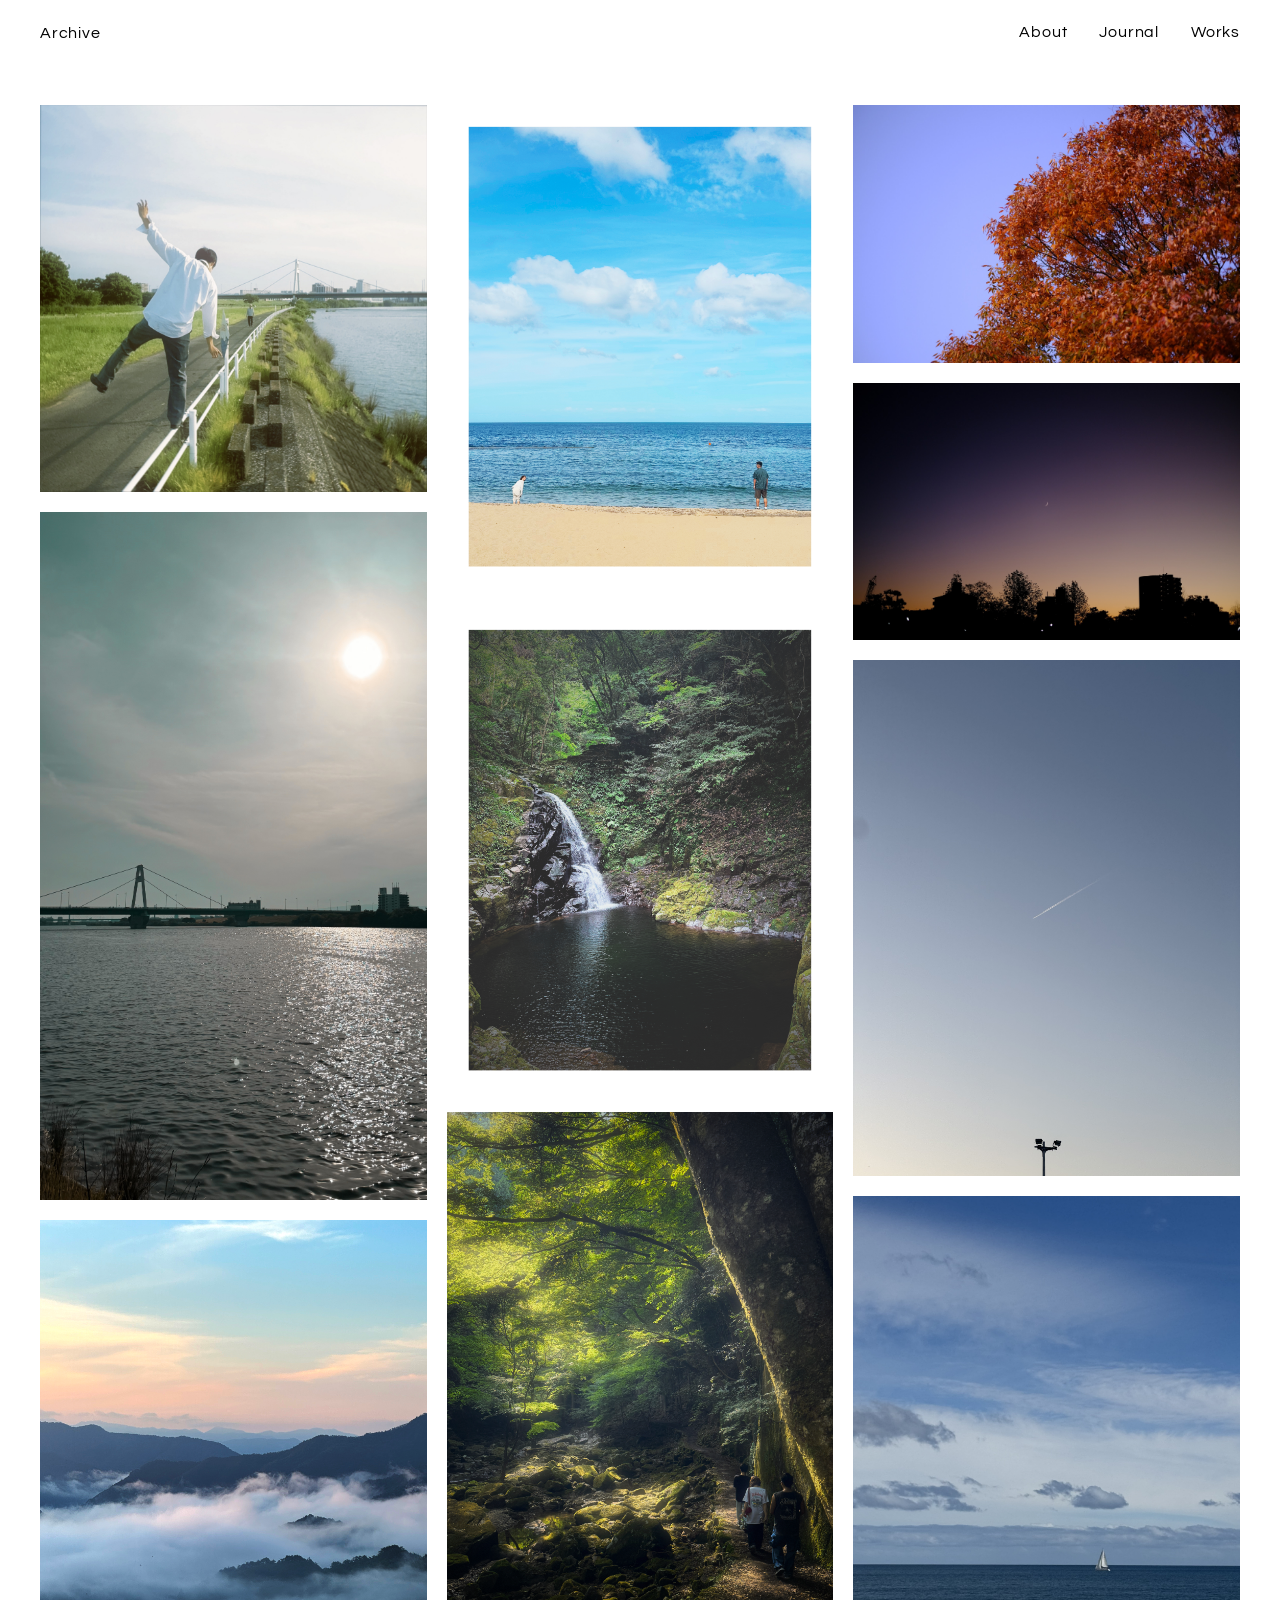
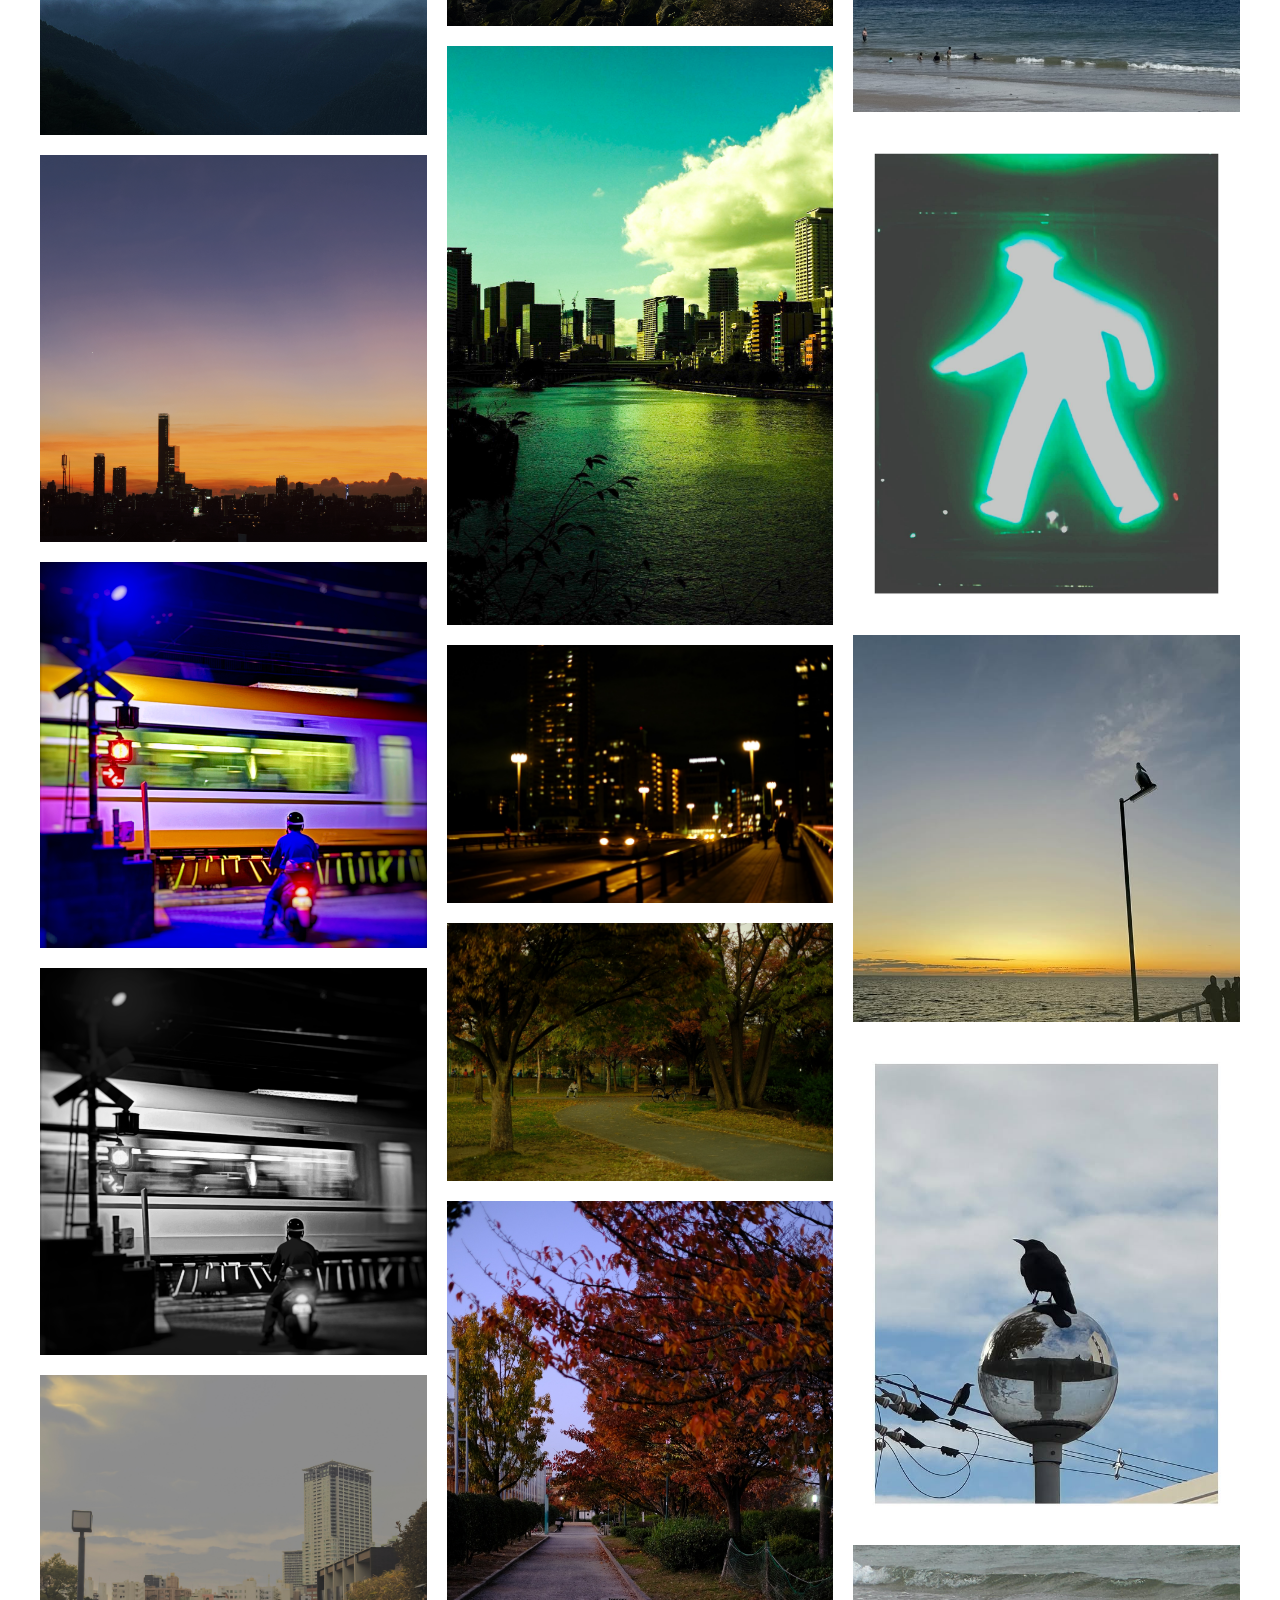
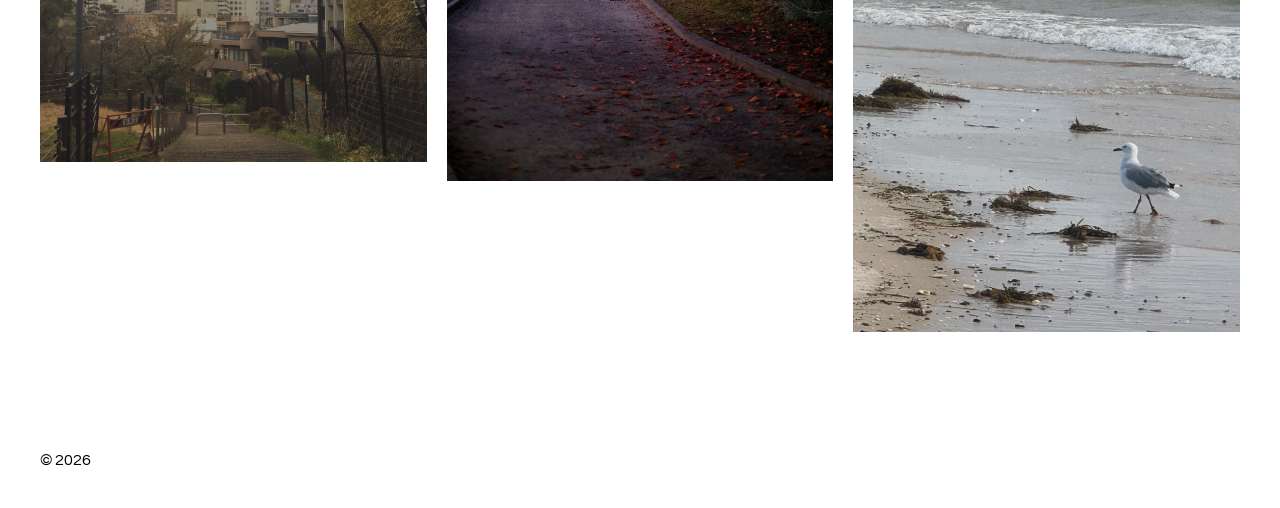
<file: index.html>
<!DOCTYPE html>
<html lang="en">
<head>
    <meta charset="UTF-8">
    <meta name="viewport" content="width=device-width, initial-scale=1.0">
    <title>Archive - Portfolio</title>
    <link rel="stylesheet" href="./css/style.css">
    <link rel="preconnect" href="https://fonts.googleapis.com">
    <link rel="preconnect" href="https://fonts.gstatic.com" crossorigin>
    <link href="https://fonts.googleapis.com/css2?family=Questrial&display=swap" rel="stylesheet">
</head>
<body>
    <div class="loader">
        <p>Archive = Creation + Thoughts + Experience</p>
    </div>
    <header class="index-header">
        <a href="./index.html" class="logo">Archive</a>
        <nav>
            <a href="./html/about.html">About</a>
            <a href="./html/journal.html">Journal</a>
            <a href="./html/works.html">Works</a>
        </nav>
    </header>
    <main>
        <section class="photo-gallery" loading="lazy">
            <img src="./resouces/img/IMG_2497.JPG" alt="">
            <img src="./resouces/img/IMG_2556.JPG" alt="">
            <img src="./resouces/img/IMG_2958.JPG" alt="">
            <img src="./resouces/img/IMG_3101.JPG" alt="">
            <img src="./resouces/img/IMG_3232.JPG" alt="">
            <img src="./resouces/img/IMG_3234.JPG" alt="">
            <img src="./resouces/img/IMG_4381.jpg" alt="">
            <img src="./resouces/img/IMG_5121.JPG" alt="">
            <img src="./resouces/img/IMG_5268.JPG" alt="">
            <img src="./resouces/img/IMG_5271.JPG" alt="">
            <img src="./resouces/img/IMG_5598.JPG" alt="">
            <img src="./resouces/img/IMG_5600.JPG" alt="">
            <img src="./resouces/img/IMG_5681.JPG" alt="">
            <img src="./resouces/img/IMG_5682.JPG" alt="">
            <img src="./resouces/img/IMG_5683.JPG" alt="">
            <img src="./resouces/img/IMG_5685.JPG" alt="">
            <img src="./resouces/img/IMG_4509.jpg" alt="">
            <img src="./resouces/img/IMG_6073.jpg" alt="">
            <img src="./resouces/img/508579440_17937772008039731_4144854925319525398_n.jpg" alt="">
            <img src="./resouces/img/621166793_17950272609085022_4354226489381781805_n.jpg" alt="">
            <img src="./resouces/img/623400727_18053201702440558_2934512401836587879_n.jpg" alt="">
            <img src="./resouces/img/626491846_18121464475568260_748860920773446471_n.jpg" alt="">
        </section>
    </main>
    <footer>
        <p>&copy; 2026</p>
    </footer>
    <script src="./javascript/script.js"></script>
</body>
</html>
</file>
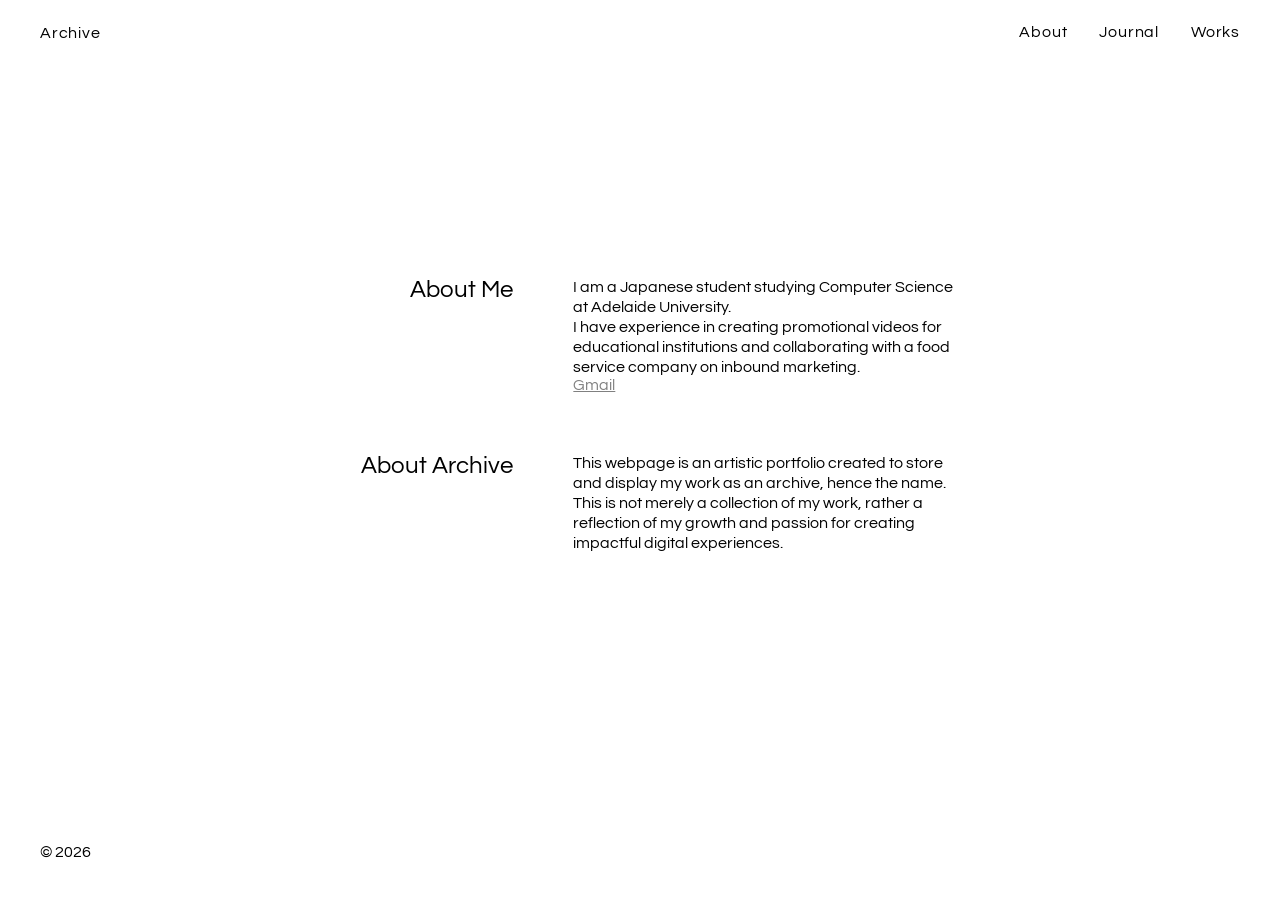
<file: html/about.html>
<!DOCTYPE html>
<html lang="en">
<head>
    <meta charset="UTF-8">
    <meta name="viewport" content="width=device-width, initial-scale=1.0">
    <title>Archive - Portfolio</title>
    <link rel="stylesheet" href="../css/style.css"> 
    <link rel="stylesheet" href="../css/about.css">
    <link rel="preconnect" href="https://fonts.googleapis.com">
    <link rel="preconnect" href="https://fonts.gstatic.com" crossorigin>
    <link href="https://fonts.googleapis.com/css2?family=Questrial&display=swap" rel="stylesheet">
</head>
<body>
    <div class="loader">
        <p>About</p>
    </div>
    <header class="index-header">
        <a href="../index.html" class="logo">Archive</a>
        <nav>
            <a href="about.html">About</a>
            <a href="journal.html">Journal</a>
            <a href="works.html">Works</a>
        </nav>
    </header>
    <main>
        <section class="about">
            <div class="about-item">
                <h1>About Me</h1>
                <div class="description">
                    <p>I am a Japanese student studying Computer Science at Adelaide University.</p>
                    <p>I have experience in creating promotional videos for educational institutions and collaborating with a food service company on inbound marketing.</p>
                    <a href="mailto:atue1000110.private@gmail.com">Gmail</a>
                </div>
            </div>
            <div class="about-item">
                <h1>About Archive</h1>
                <div class="description">
                    <p>This webpage is an artistic portfolio created to store and display my work as an archive, hence the name.</p>
                    <p>This is not merely a collection of my work, rather a reflection of my growth and passion for creating impactful digital experiences.</p>
                </div>
            </div>
        </section>
    </main>
    <footer>
        <p>&copy; 2026</p>
    </footer>
    <script src="../javascript/script.js"></script>
</body>
</html>
</file>
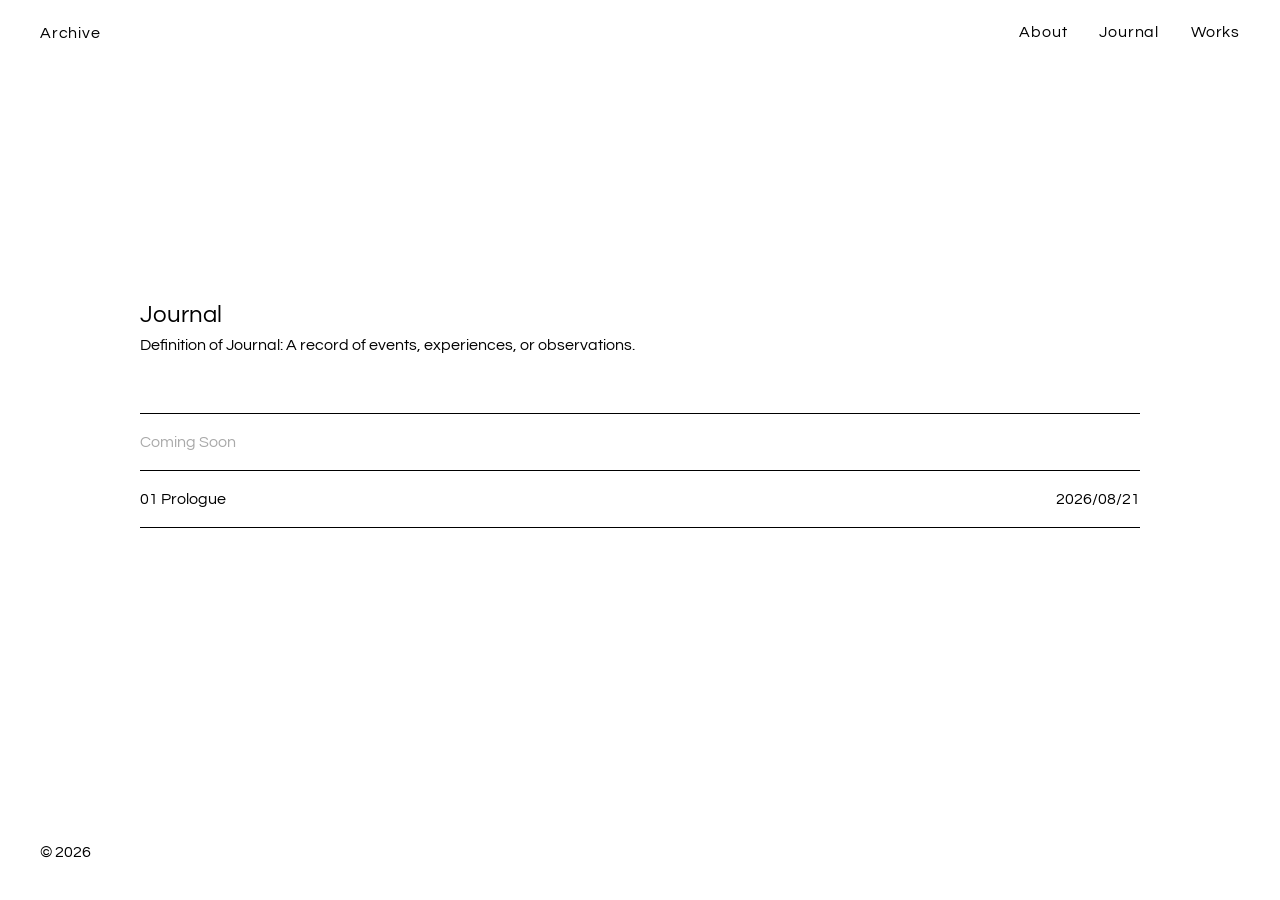
<file: html/journal.html>
<!DOCTYPE html>
<html lang="en">
<head>
    <meta charset="UTF-8">
    <meta name="viewport" content="width=device-width, initial-scale=1.0">
    <title>Archive - Portfolio</title>
    <link rel="stylesheet" href="../css/style.css">
    <link rel="stylesheet" href="../css/journal.css">
    <link rel="preconnect" href="https://fonts.googleapis.com">
    <link rel="preconnect" href="https://fonts.gstatic.com" crossorigin>
    <link href="https://fonts.googleapis.com/css2?family=Questrial&display=swap" rel="stylesheet">
</head>
<body>
    <div class="loader">
        <p>Journal</p>
    </div>
    <header class="index-header">
        <a href="../index.html" class="logo">Archive</a>
        <nav>
            <a href="about.html">About</a>
            <a href="journal.html">Journal</a>
            <a href="works.html">Works</a>
        </nav>
    </header>
    <main>
        <section class="journal">
            <h1>Journal</h1>
            <p>Definition of Journal: A record of events, experiences, or observations.</p>
            <ol class="journal-element" reversed>
                <!-- <li><a href="#">07 Findings 1</a><span class="date">0000/00/00</span></li>
                <li><a href="#">06 Japanese typography vs English typography</a><span class="date">0000/00/00</span></li>
                <li><a href="#">05 Vloggers Influence</a><span class="date">0000/00/00</span></li>
                <li><a href="#">04 Health Awareness</a><span class="date">0000/00/00</span></li>
                <li><a href="#">03 Inconsistent Relationship</a><span class="date">0000/00/00</span></li>
                <li><a href="#">02 Why Minimalism Matters</a><span class="date">0000/00/00</span></li> -->
                <li><a href="#" style="color: darkgray;">Coming Soon</a></li>
                <li><a href="./journals/journal01.html">01 Prologue</a><span class="date">2026/08/21</span></li>
            </ol>
        </section>
    </main>
    <footer>
        <p>&copy; 2026</p>
    </footer>
    <script src="../javascript/script.js"></script>
</body>
</html>
</file>
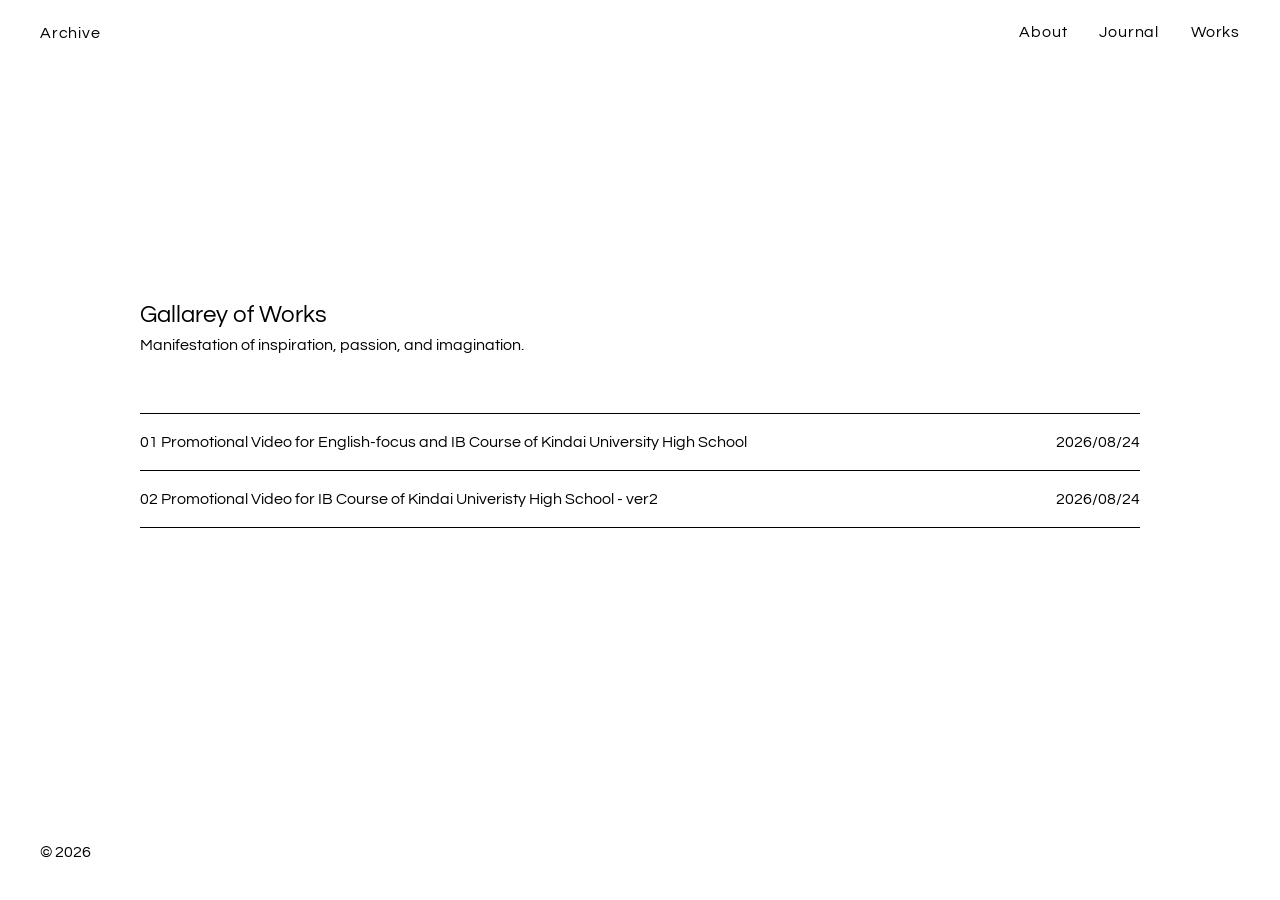
<file: html/works.html>
<!DOCTYPE html>
<html lang="en">
<head>
    <meta charset="UTF-8">
    <meta name="viewport" content="width=device-width, initial-scale=1.0">
    <title>Archive - Portfolio</title>
    <link rel="stylesheet" href="../css/style.css">
    <link rel="stylesheet" href="../css/works.css">
    <link rel="preconnect" href="https://fonts.googleapis.com">
    <link rel="preconnect" href="https://fonts.gstatic.com" crossorigin>
    <link href="https://fonts.googleapis.com/css2?family=Questrial&display=swap" rel="stylesheet">
</head>
<body>
    <div class="loader">
        <p>Works</p>
    </div>
    <header class="index-header">
        <a href="../index.html" class="logo">Archive</a>
        <nav>
            <a href="about.html">About</a>
            <a href="journal.html">Journal</a>
            <a href="works.html">Works</a>
        </nav>
    </header>
    <main>
        <section class="works">
            <h1>Gallarey of Works</h1>
            <p>Manifestation of inspiration, passion, and imagination.</p>
            <ol class="works-element">
                <li><a href="./works/work01.html">01 Promotional Video for English-focus and IB Course of Kindai University High School</a><span class="date">2026/08/24</span></li>
                <li><a href="./works/work02.html">02 Promotional Video for IB Course of Kindai Univeristy High School - ver2</a><span class="date">2026/08/24</span></li>
            </ol>
        </section>
    </main>
    <footer>
        <p>&copy; 2026</p>
    </footer>
    <script src="../javascript/script.js"></script>
</body>
</html>
</file>
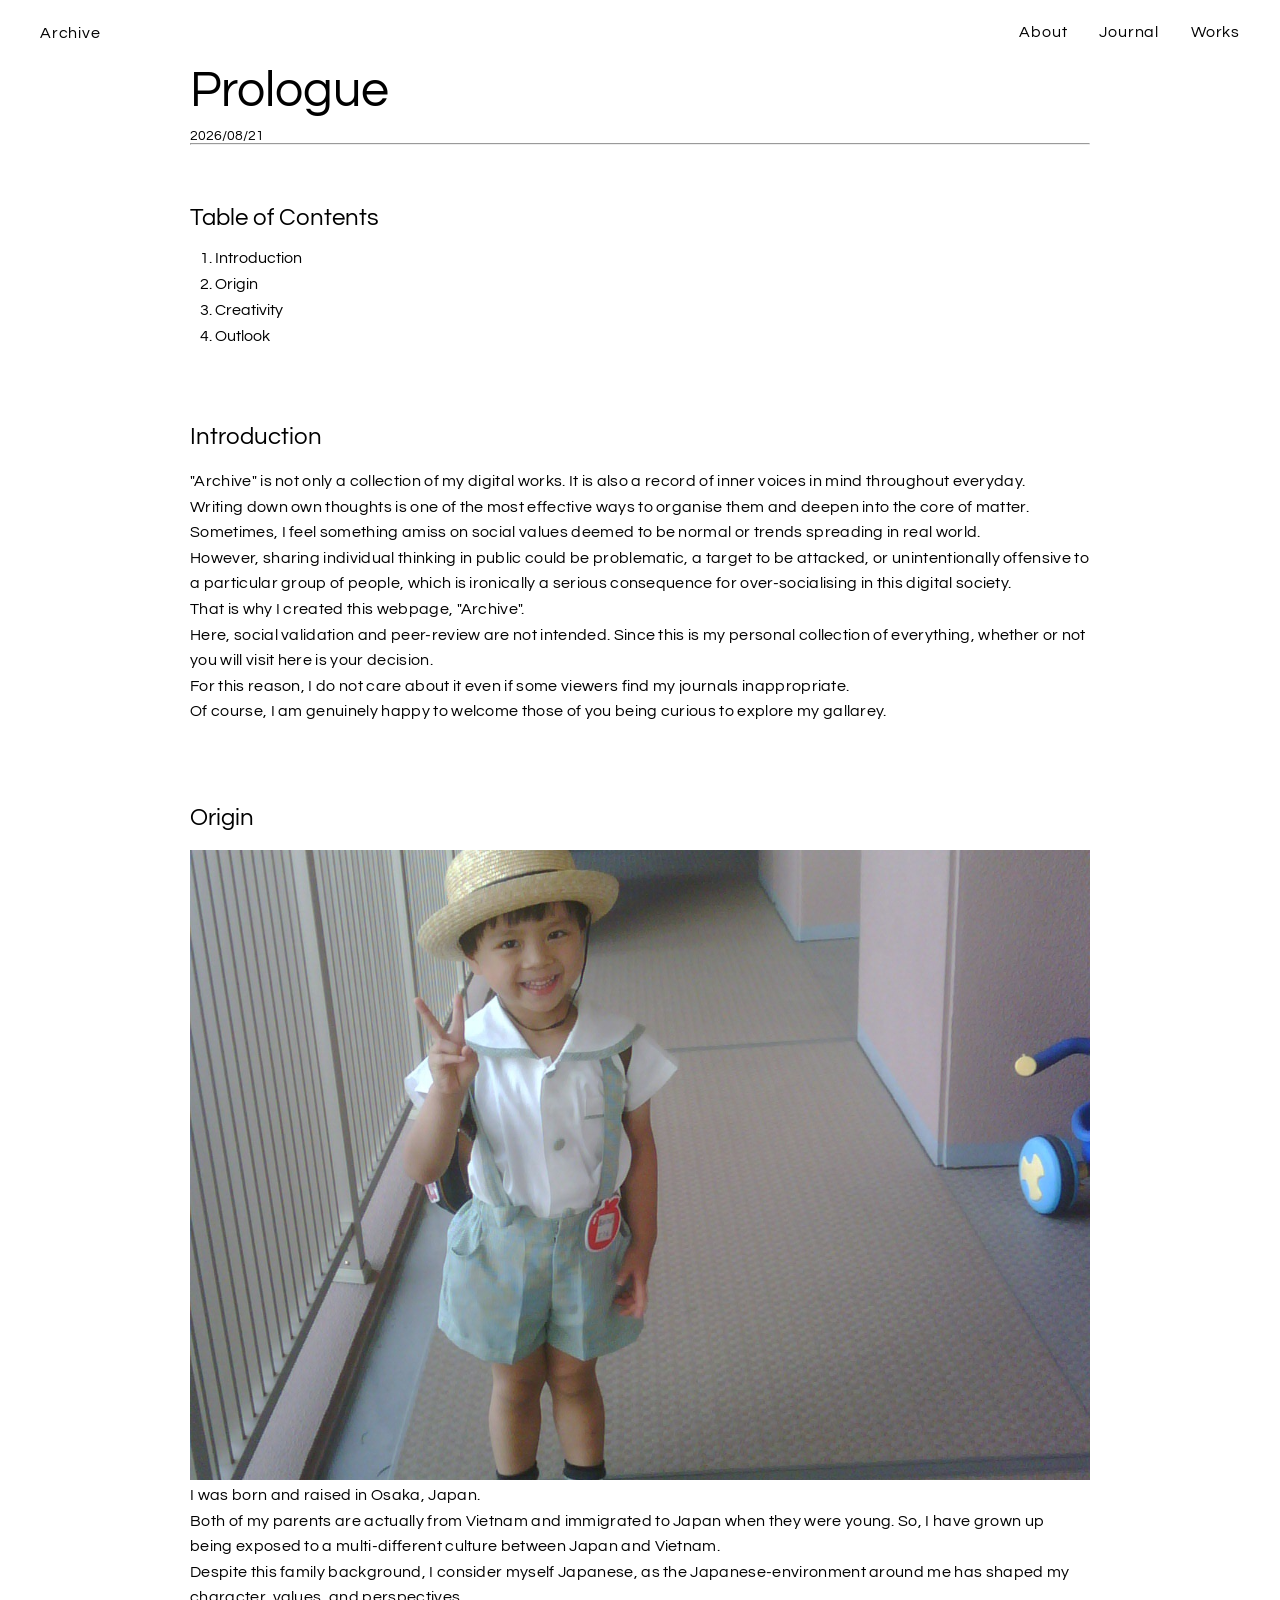
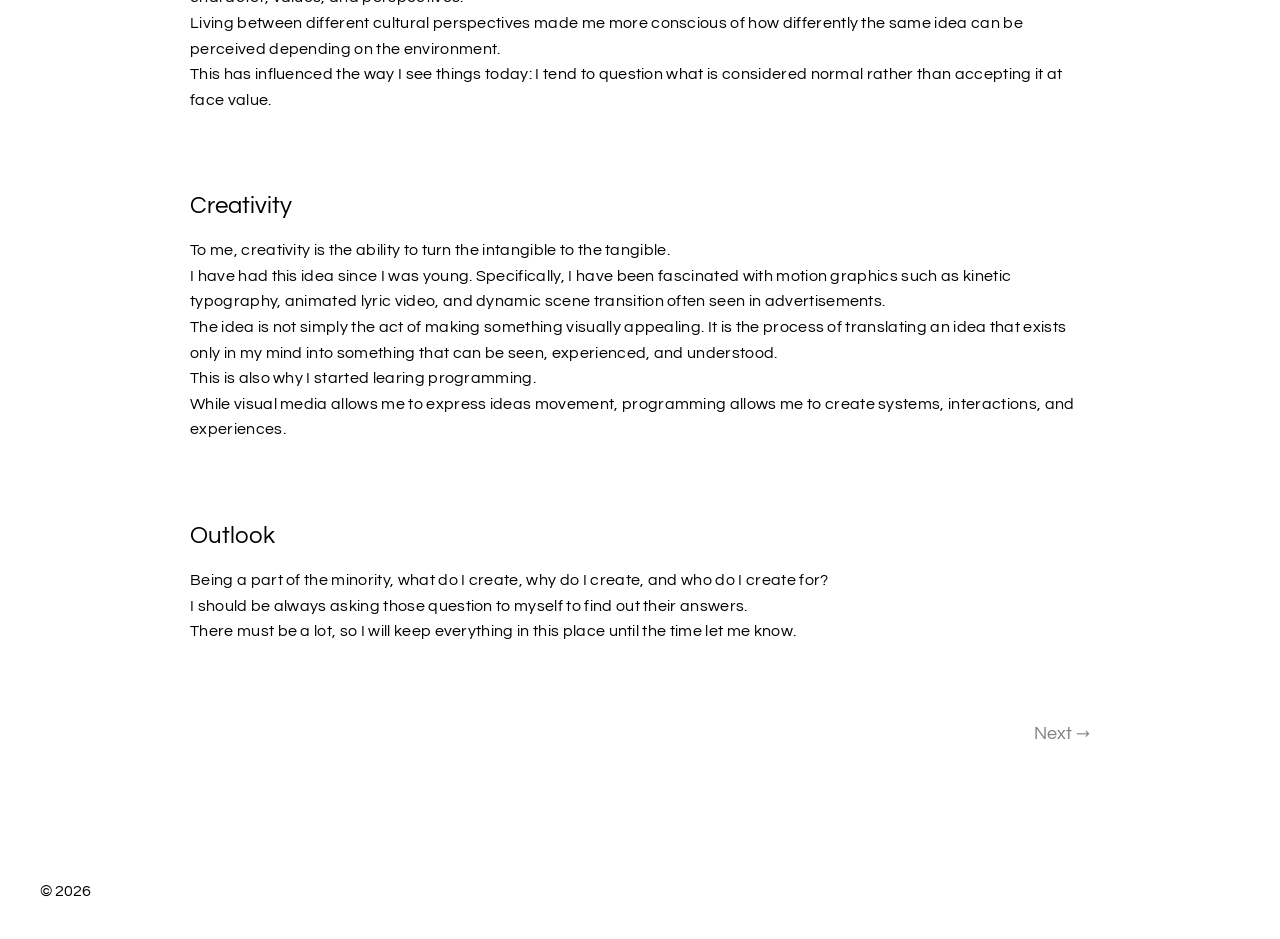
<file: html/journals/journal01.html>
<!DOCTYPE html>
<html lang="en">
<head>
    <meta charset="UTF-8">
    <meta name="viewport" content="width=device-width, initial-scale=1.0">
    <title>Archive - Portfolio</title>
    <link rel="stylesheet" href="../../css/style.css">
    <link rel="stylesheet" href="../../css/journal_element.css">
    <link rel="preconnect" href="https://fonts.googleapis.com">
    <link rel="preconnect" href="https://fonts.gstatic.com" crossorigin>
    <link href="https://fonts.googleapis.com/css2?family=Questrial&display=swap" rel="stylesheet">
</head>
<body>
    <div class="loader">
        <p>Loading...</p>
    </div>
    <header class="index-header">
        <a href="../../index.html" class="logo">Archive</a>
        <nav>
            <a href="../about.html">About</a>
            <a href="../journal.html">Journal</a>
            <a href="../works.html">Works</a>
        </nav>
    </header>
    <main>
        <article>
            <div class="article-header">
                <h1>Prologue</h1>
                <time datetime="2026-08-00">2026/08/21</time>
                <hr>
            </div>
            <div class="TOC">
                <h2>Table of Contents</h2>
                <ol>
                    <li><a href="#introduction">Introduction</a></li>
                    <li><a href="#origin">Origin</a></li>
                    <li><a href="#creativity">Creativity</a></li>
                    <li><a href="#outlook">Outlook</a></li>
                </ol>
            </div>
            <section id="introduction">
                <h2>Introduction</h2>
                <p>"Archive" is not only a collection of my digital works. It is also a record of inner voices in mind throughout everyday.</p>
                <p>Writing down own thoughts is one of the most effective ways to organise them and deepen into the core of matter.</p>
                <p>Sometimes, I feel something amiss on social values deemed to be normal or trends spreading in real world.</p>
                <p>However, sharing individual thinking in public could be problematic, a target to be attacked, or 
                    unintentionally offensive to a particular group of people, which is ironically a serious consequence for over-socialising 
                    in this digital society.</p>
                <p>That is why I created this webpage, "Archive".</p>
                <p>Here, social validation and peer-review are not intended. Since this is my personal collection of everything, 
                    whether or not you will visit here is your decision.</p>
                <p>For this reason, I do not care about it even if some viewers find my journals inappropriate.</p>
                <p>Of course, I am genuinely happy to welcome those of you being curious to explore my gallarey.</p>
            </section>
            <section id="origin">
                <h2>Origin</h2>
                <img src="../../resouces/img/youngself.jpg" alt="">
                <p>I was born and raised in Osaka, Japan.</p>
                <p>Both of my parents are actually from Vietnam and immigrated to Japan when they were young.
                    So, I have grown up being exposed to a multi-different culture between Japan and Vietnam.</p>
                <p>Despite this family background, I consider myself Japanese, as the Japanese-environment around me has shaped my character, values, and perspectives.</p>
                <p>Living between different cultural perspectives made me more conscious of how differently the same idea can be perceived depending on the environment.</p>
                <p>This has influenced the way I see things today: I tend to question what is considered normal rather than accepting it at face value.</p>
            </section>
            <section id="creativity">
                <h2>Creativity</h2>
                <p>To me, creativity is the ability to turn the intangible to the tangible.</p>
                <p>I have had this idea since I was young.
                Specifically, I have been fascinated with motion graphics such as kinetic typography, animated lyric video, and dynamic scene transition often seen in advertisements.</p>
                <p>The idea is not simply the act of making something visually appealing. 
                    It is the process of translating an idea that exists only in my mind into something that can be seen, experienced, and understood.</p>
                <p>This is also why I started learing programming.</p>
                <p>While visual media allows me to express ideas movement, programming allows me to create systems, interactions, and experiences.</p>
            </section>
            <section id="outlook">
                <h2>Outlook</h2>
                <p>Being a part of the minority, what do I create, why do I create, and who do I create for?</p>
                <p>I should be always asking those question to myself to find out their answers.</p>
                <p>There must be a lot, so I will keep everything in this place until the time let me know.</p>
            </section>
            <div class="page-change">
                <nav>
                    <span></span>
                    <a href="./journal02.html">Next &rarr;</a>
                </nav>
            </div>
        </article>
    </main>
    <footer>
        <p>&copy; 2026</p>
    </footer>
    <script src="../../javascript/script.js"></script>
</body>
</html>
</file>
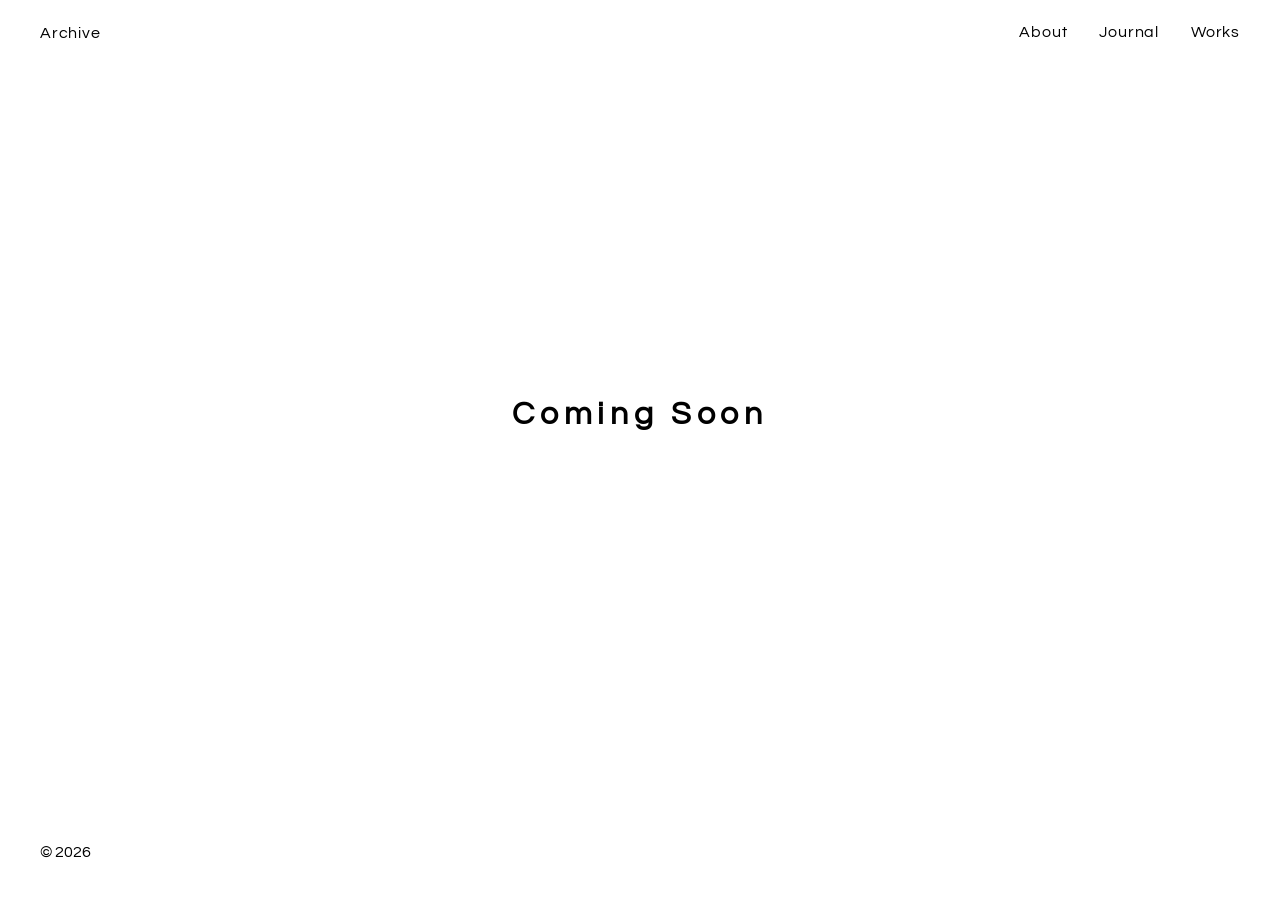
<file: html/journals/journal02.html>
<!DOCTYPE html>
<html lang="en">
<head>
    <meta charset="UTF-8">
    <meta name="viewport" content="width=device-width, initial-scale=1.0">
    <title>Archive - Portfolio</title>
    <link rel="stylesheet" href="../../css/style.css">
    <link rel="stylesheet" href="../../css/journal_element.css">
    <link rel="preconnect" href="https://fonts.googleapis.com">
    <link rel="preconnect" href="https://fonts.gstatic.com" crossorigin>
    <link href="https://fonts.googleapis.com/css2?family=Questrial&display=swap" rel="stylesheet">
</head>
<body>
    <!-- <div class="loader">
        <p>Loading...</p>
    </div> -->
    <header class="index-header">
        <a href="../../index.html" class="logo">Archive</a>
        <nav>
            <a href="../about.html">About</a>
            <a href="../journal.html">Journal</a>
            <a href="../works.html">Works</a>
        </nav>
    </header>
    <main>
        <div class="coming-soon">
            <h1>Coming Soon</h1>
        </div>
        <!-- <article>
            <div class="article-header">
                <h1>Prologue</h1>
                <time datetime="2026-08-00">2026/08/21</time>
                <hr>
            </div>
            <div class="TOC">
                <h2>Table of Contents</h2>
                <ol>
                    <li><a href="#introduction">Introduction</a></li>
                    <li><a href="#origin">Origin</a></li>
                    <li><a href="#creativity">Creativity</a></li>
                </ol>
            </div>
            <section id="introduction">
                <h2></h2>
                <p></p>
            <div class="page-change">
                <nav>
                    <a href="./journal02.html">&larr; Next</a>
                    <a href="./work01.html">Previous &rarr;</a>
                </nav>
            </div>
        </article> -->
    </main>
    <footer>
        <p>&copy; 2026</p>
    </footer>
    <script src="../../javascript/script.js"></script>
</body>
</html>
</file>
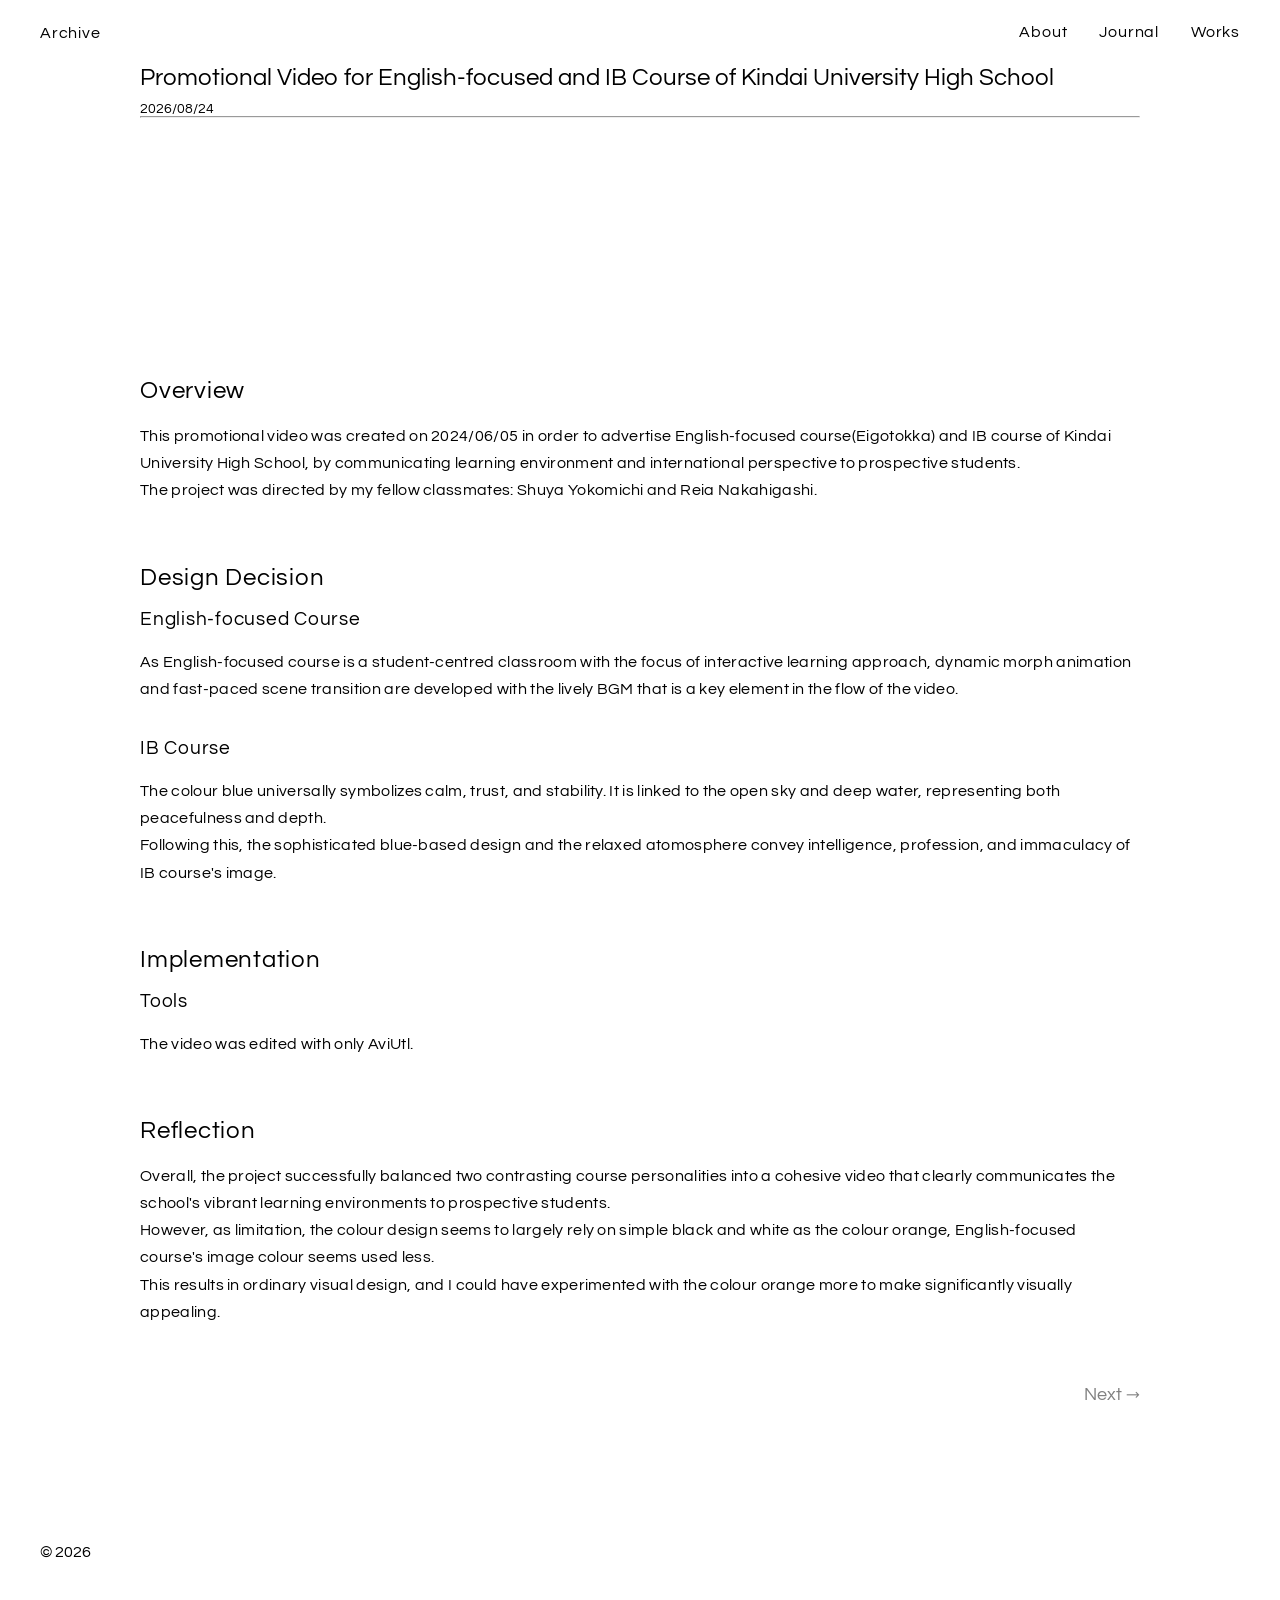
<file: html/works/work01.html>
<!DOCTYPE html>
<html lang="en">
<head>
    <meta charset="UTF-8">
    <meta name="viewport" content="width=device-width, initial-scale=1.0">
    <title>Archive - Portfolio</title>
    <link rel="stylesheet" href="../../css/style.css">
    <link rel="stylesheet" href="../../css/works_element.css">
    <link rel="preconnect" href="https://fonts.googleapis.com">
    <link rel="preconnect" href="https://fonts.gstatic.com" crossorigin>
    <link href="https://fonts.googleapis.com/css2?family=Questrial&display=swap" rel="stylesheet">
</head>
<body>
    <div class="loader">
        <p>Loading...</p>
    </div>
    <header class="index-header">
        <a href="../../index.html" class="logo">Archive</a>
        <nav>
            <a href="../about.html">About</a>
            <a href="../journal.html">Journal</a>
            <a href="../works.html">Works</a>
        </nav>
    </header>
    <main>
        <article class="work">
            <header class="work-header">
                <h1>Promotional Video for English-focused and IB Course of Kindai University High School</h1>
                <time datetime="2026-08-24">2026/08/24</time>
                <hr>
            </header>
            <div class="work-media">
                <iframe 
                 src="https://www.youtube.com/embed/I4oa6-LU4Po?si=AuLAy7x_SDsI377y" 
                title="YouTube video player" 
                frameborder="0" allow="accelerometer; autoplay; clipboard-write; encrypted-media; gyroscope; picture-in-picture; web-share" 
                referrerpolicy="strict-origin-when-cross-origin" 
                allowfullscreen></iframe>
            </div>
            <section>
                <h2>Overview</h2>
                <p>This promotional video was created on 2024/06/05 in order to advertise English-focused course(Eigotokka) and IB course of Kindai University High School, by
                    communicating learning environment and international perspective to prospective students.
                </p>
                <p>The project was directed by my fellow classmates: Shuya Yokomichi and Reia Nakahigashi.</p>
            </section>
            <section>
                <h2>Design Decision</h2>
                <h3>English-focused Course</h3>
                <p>As English-focused course is a student-centred classroom with the focus of interactive learning approach,
                     dynamic morph animation and fast-paced scene transition are developed with the lively BGM that is a key element in the flow of the video.</p>
                <br>
                <h3>IB Course</h3>
                <p>The colour blue universally symbolizes calm, trust, and stability. It is linked to the open sky and deep water, representing both peacefulness and depth.</p>
                <p>Following this, the sophisticated blue-based design and the relaxed atomosphere convey intelligence, profession, and immaculacy of IB course's image.</p>
            </section>
            <section>
                <h2>Implementation</h2>
                <h3>Tools</h3>
                <p>The video was edited with only AviUtl.</p>
                <p></p>
            </section>
            <section>
                <h2>Reflection</h2>
                <p>Overall, the project successfully balanced two contrasting course personalities into a cohesive video 
                    that clearly communicates the school's vibrant learning environments to prospective students.</p>
                <p>However, as limitation, the colour design seems to largely rely on simple black and white as the colour orange, English-focused course's image colour seems used less.</p>
                <p>This results in ordinary visual design, and I could have experimented with the colour orange more to make significantly visually appealing.</p>
            </section>
            <div class="page-change">
                <nav>
                    <span></span>
                    <a href="./work02.html">Next &rarr;</a>
                </nav>
            </div>
        </article>
    </main>
    <footer>
        <p>&copy; 2026</p>
    </footer>
    <script src="../../javascript/script.js"></script>
</body>
</html>
</file>
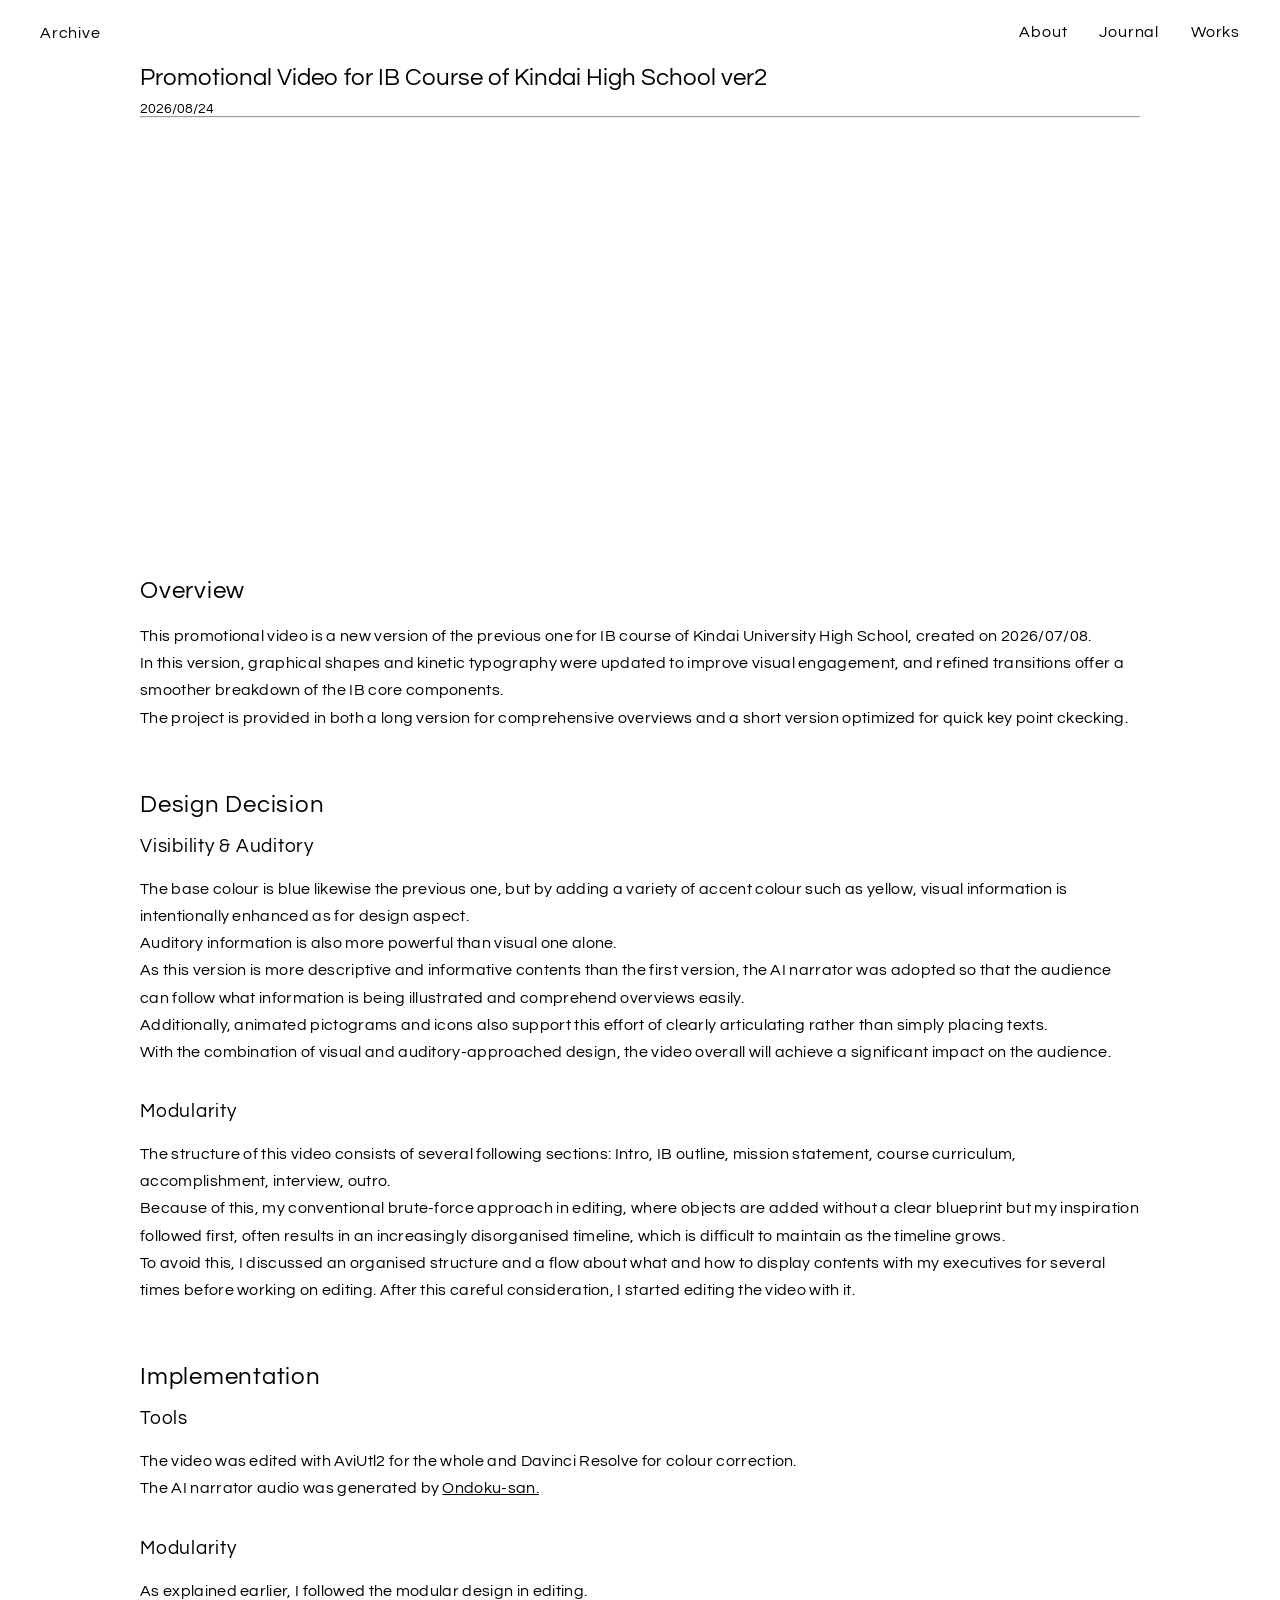
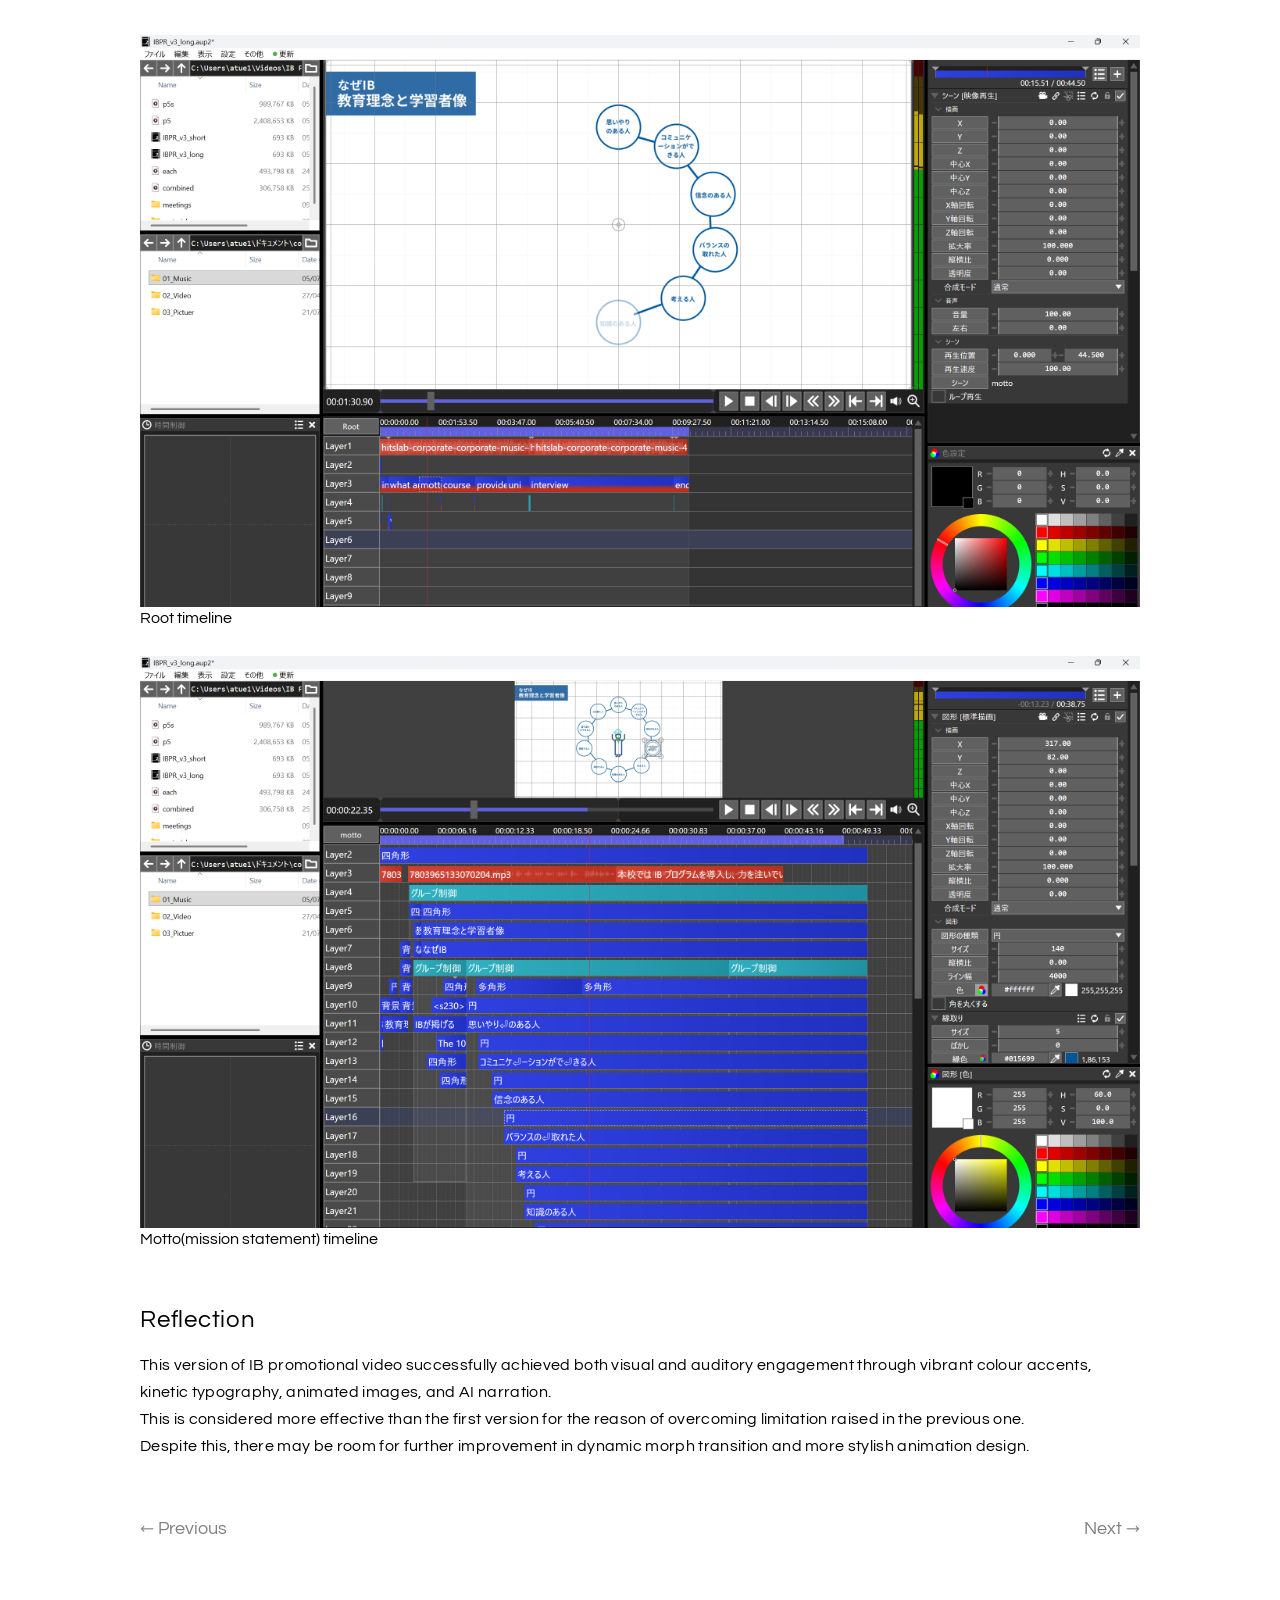
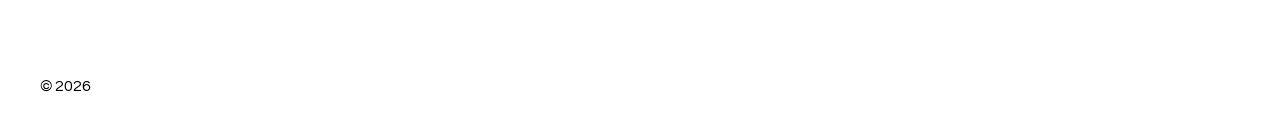
<file: html/works/work02.html>
<!DOCTYPE html>
<html lang="en">
<head>
    <meta charset="UTF-8">
    <meta name="viewport" content="width=device-width, initial-scale=1.0">
    <title>Archive - Portfolio</title>
    <link rel="stylesheet" href="../../css/style.css">
    <link rel="stylesheet" href="../../css/works_element.css">
    <link rel="preconnect" href="https://fonts.googleapis.com">
    <link rel="preconnect" href="https://fonts.gstatic.com" crossorigin>
    <link href="https://fonts.googleapis.com/css2?family=Questrial&display=swap" rel="stylesheet">
</head>
<body>
    <div class="loader">
        <p>Loading...</p>
    </div>
    <header class="index-header">
        <a href="../../index.html" class="logo">Archive</a>
        <nav>
            <a href="../about.html">About</a>
            <a href="../journal.html">Journal</a>
            <a href="../works.html">Works</a>
        </nav>
    </header>
    <main>
        <article class="work">
            <header class="work-header">
                <h1>Promotional Video for IB Course of Kindai High School ver2</h1>
                <time datetime="2026-08-24">2026/08/24</time>
                <hr>
            </header>
            <div class="work-media">
                <iframe 
                src="https://www.youtube.com/embed/UicguCFQzKQ?si=ENfZ0cTpLBCyVhih" 
                title="YouTube video player" frameborder="0" 
                allow="accelerometer; autoplay; clipboard-write; encrypted-media; gyroscope; picture-in-picture; web-share" 
                referrerpolicy="strict-origin-when-cross-origin" 
                allowfullscreen>
                </iframe>
                <iframe 
                src="https://www.youtube.com/embed/nPZZsGFATU0?si=uUG6v5typghLTuYc" 
                title="YouTube video player" frameborder="0" 
                allow="accelerometer; autoplay; clipboard-write; encrypted-media; gyroscope; picture-in-picture; web-share" 
                referrerpolicy="strict-origin-when-cross-origin" 
                allowfullscreen>
                </iframe>
            </div>
            <section>
                <h2>Overview</h2>
                <p>This promotional video is a new version of the previous one for IB course of Kindai University High School, created on 2026/07/08.</p>
                <p>In this version, graphical shapes and kinetic typography were updated to improve visual engagement, 
                    and refined transitions offer a smoother breakdown of the IB core components.</p>
                <p>The project is provided in both a long version for comprehensive overviews and a short version optimized for quick key point ckecking.</p>
            </section>
            <section>
                <h2>Design Decision</h2>
                <h3>Visibility & Auditory</h3>
                <p>The base colour is blue likewise the previous one, but by adding a variety of accent colour such as yellow, visual information is intentionally enhanced as for design aspect.</p>
                <p>Auditory information is also more powerful than visual one alone.</p>
                <p>As this version is more descriptive and informative contents than the first version, the AI narrator was adopted so that the audience can follow what information is being illustrated and comprehend overviews easily.</p>
                <p>Additionally, animated pictograms and icons also support this effort of clearly articulating rather than simply placing texts.</p>
                <p>With the combination of visual and auditory-approached design, the video overall will achieve a significant impact on the audience.</p>
                <br>
                <h3>Modularity</h3>
                <p>The structure of this video consists of several following sections: Intro, IB outline, mission statement, course curriculum, accomplishment, interview, outro.</p>
                <p>Because of this, my conventional brute-force approach in editing, where objects are added without a clear blueprint but my inspiration followed first, often results in an increasingly
                    disorganised timeline, which is difficult to maintain as the timeline grows.
                </p>
                <p>To avoid this, I discussed an organised structure and a flow about what and how to display contents with my executives for several times before working on editing.
                    After this careful consideration, I started editing the video with it.</p>
                
                <p></p>
            </section>
            <section>
                <h2>Implementation</h2>
                <h3>Tools</h3>
                <p>The video was edited with AviUtl2 for the whole and Davinci Resolve for colour correction.</p>
                <p>The AI narrator audio was generated by <a style="color: black;" href="https://ondoku3.com/ja/" target="_blank">Ondoku-san.</a></p>
                <br>
                <h3>Modularity</h3>
                <p>As explained earlier, I followed the modular design in editing.</p>
                <img src="../../resouces/img/work/root.png" alt="root-timeline">
                <label id="root-timeline">Root timeline</label>
                <img src="../../resouces/img/work/motto.png" alt="motto-timeline">
                <label id="motto-timeline">Motto(mission statement) timeline</label>
            </section>
            <section>
                <h2>Reflection</h2>
                <p>This version of IB promotional video successfully achieved both visual and auditory engagement through vibrant colour accents, kinetic typography, animated images, and AI narration.</p>
                <P>This is considered more effective than the first version for the reason of overcoming limitation raised in the previous one.</P>
                <p>Despite this, there may be room for further improvement in dynamic morph transition and more stylish animation design. 
                </p>
            </section>
            <div class="page-change">
                <nav>
                    <a href="./work01.html">&larr; Previous</a>
                    <a href="./work03.html">Next &rarr;</a>
                </nav>
            </div>
        </article>
    </main>
    <footer>
        <p>&copy; 2026</p>
    </footer>
    <script src="../../javascript/script.js"></script>
</body>
</html>
</file>
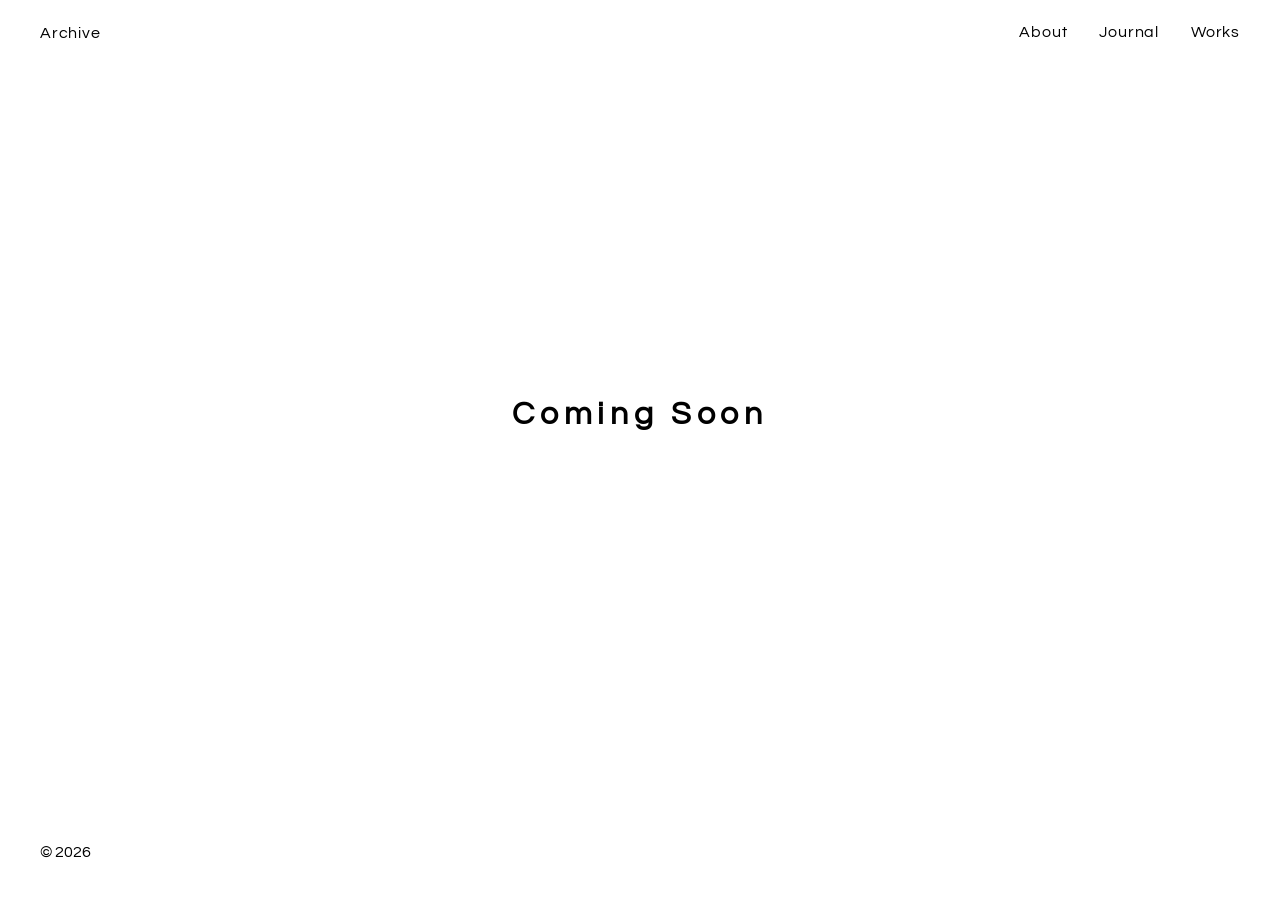
<file: html/works/work03.html>
<!DOCTYPE html>
<html lang="en">
<head>
    <meta charset="UTF-8">
    <meta name="viewport" content="width=device-width, initial-scale=1.0">
    <title>Archive - Portfolio</title>
    <link rel="stylesheet" href="../../css/style.css">
    <link rel="stylesheet" href="../../css/works_element.css">
    <link rel="preconnect" href="https://fonts.googleapis.com">
    <link rel="preconnect" href="https://fonts.gstatic.com" crossorigin>
    <link href="https://fonts.googleapis.com/css2?family=Questrial&display=swap" rel="stylesheet">
</head>
<body>
    <!-- <div class="loader">
        <p>Loading...</p>
    </div> -->
    <header class="index-header">
        <a href="../../index.html" class="logo">Archive</a>
        <nav>
            <a href="../about.html">About</a>
            <a href="../journal.html">Journal</a>
            <a href="../works.html">Works</a>
        </nav>
    </header>
    <main>
        <div class="coming-soon">
            <h1>Coming Soon</h1>
        </div>
        <!-- <article class="work">
            <header class="work-header">
                <h1>title</h1>
                <time datetime="">2026/00/00</time>
                <hr>
            </header>
            <div class="work-media">
            </div>
            <section>
                <h2>Overview</h2>
                <p>Description</p>
            </section>
            <div class="page-change">
                <nav>
                    <a href="./work04.html">&larr; Next</a>
                    <a href="./work02.html">Previous &rarr;</a>
                </nav>
            </div>
        </article> -->
    </main>
    <footer>
        <p>&copy; 2026</p>
    </footer>
    <script src="../../javascript/script.js"></script>
</body>
</html>
</file>
<file: css/style.css>
* {
    margin: 0;
    padding: 0;
    box-sizing: border-box;
}

html, body {
    scrollbar-width: none;
    scroll-padding-top: 100px;
}
body {
    min-height: 100vh;
    display: flex;
    flex-direction: column;
    font-family: "Questrial", sans-serif;
    font-weight: 400;
    font-style: normal;

    time {
        letter-spacing: 3;
    }

    hr {
        color: lightgray;
        box-shadow: none;
    }
}

main {
    flex: 1;
    display: flex;
    align-items: center;
}

.coming-soon {
    width: 80%;
    max-width: 1000px;
    margin: 0 auto;
    h1 {
        text-align: center;
        letter-spacing: 1.5mm;
    }
}

.loader {
    position: fixed;
    inset: 0;
    display: flex;
    justify-content: center;
    align-items: center;
    background: white;
    z-index: 9999;
    animation: loaderFadeBackground 4.0s ease forwards;

    p {
        animation: loaderFadeText 3.0s ease forwards;
        font-size: 30px;
        letter-spacing: 0.05em; 
    }
    
}

@keyframes loaderFadeBackground {
    0% {
        opacity: 1;
    }

    20% {
        opacity: 1;
    }

    70% {
        opacity: 1;
    }

    100% {
        opacity: 0;
    }
}

@keyframes loaderFadeText {
    0% {
        opacity: 0;
    }

    20% {
        opacity: 1;
    }

    70% {
        opacity: 1;
    }

    100% {
        opacity: 0;
    }
}

.index-header {
    position: sticky;
    top: 0;
    display: flex;
    justify-content: space-between;
    align-items: center;
    padding: 24px 40px;
    color: #000;
    background-color: white;

    a {
        color: #000;
        letter-spacing: 0.05em;
    }

    .logo {
        text-decoration: none;
    }
    
    nav {
        display: flex;
        gap: 32px;

        a {
            text-decoration: none;
            display: inline-block;
        }

        a::after {
            content: "";
            color: #000;
            transition: width 0.3s ease;
            display: block;
            width: 0;
            border-bottom: 1px solid black;
        }

        a:hover::after{
            width: 100%;
        }
    }
}

.photo-gallery {
    columns: 3;
    column-gap: 20px;
    padding: 40px;

    img {
        width: 100%;
        display: block;
        margin-bottom: 20px;
        break-inside: avoid;
    }
}

.page-change {
    margin: 60px auto;
    
    nav {
        display: flex;
        justify-content: space-between;
        
        a {
            text-decoration: none;
            color: gray;
            font-size: 1.1em;
        }
    }
}

footer {
    padding: 40px;
    margin-top: 40px;
}

@media (max-width: 768px) {
    .index-header {
        padding: 20px;
    }

    nav {
        gap: 20px;
    }

    .loader p {
        font-size: 12px;
        padding: 50px;
    }


    .photo-gallery {
        columns: 1;
        grid-template-columns: 1fr;
        gap: 15px;
        padding: 20px;

        img {
            width: 100%;
            /* aspect-ratio: 1 / 1; */
            object-fit: cover;
            display: block;
        }
    }

    footer {
        padding: 20px;
        margin-top: 20px;
    }
}
</file>
<file: css/about.css>
.about {
    width: 50%;
    margin: 0 auto;
    display: flex;
    flex-direction: column;
    gap: 60px;
}

.about-item {
    display: grid;
    grid-template-columns: 1fr 2fr;
    gap: 60px;

    h1 {
        text-align: right;
        margin: 0;
        font-weight: normal;
    }
}


.description {
    text-align: left;
    gap: 20px;

    p {
        line-height: 1.25;
    }

    a {
        /* text-decoration: none; */
        top: 20px;
        color: grey;
    }
}


@media (max-width: 768px) {
    .about {
            width: 90%;
            gap: 50px;
        }

    .about-item {
        grid-template-columns: 1fr;
        gap: 20px;
    }

    .about-item h1 {
        text-align: left;
    }

    .description {
        text-align: left;
    }
}
</file>
<file: css/journal.css>
.journal {
    width: 80%;
    max-width: 1000px;
    margin: 0 auto;

    h1 {
        font-weight: normal;
        margin-bottom: 10px;
    }
}

.journal-element {
    margin-top: 60px;

    li {
        display: flex;
        justify-content: space-between;
        padding: 20px 0;
        border-top: 1px solid #000;
    }

    li:last-child {
        border-bottom: 1px solid #000;
    }

    a {
        color: #000;
        text-decoration: none;
    }

    a:hover {
        /* text-decoration: underline; */
        color: darkgray;
        
}
}

.date {
    margin-left: auto;
}
</file>
<file: css/works.css>
.works {
    width: 80%;
    max-width: 1000px;
    margin: 0 auto;

    h1 {
        font-weight: normal;
        margin-bottom: 10px;
    }
}

.works-element {
    margin-top: 60px;

    li {
        display: flex;
        justify-content: space-between;
        padding: 20px 0;
        border-top: 1px solid #000;
    }

    li:last-child {
        border-bottom: 1px solid #000;
    }

    a {
        color: #000;
        text-decoration: none;
    }

    a:hover {
        /* text-decoration: underline; */
        color: darkgray;
    }
}

.date {
    margin-left: auto;
}
</file>
<file: css/journal_element.css>
html {
    scroll-behavior: smooth;
}

article {
    width: 80%;
    max-width: 900px;
    margin: 0 auto;
}

.article-header {
    margin-bottom: 60px;

    h1 {
        font-size: 50px;
        font-weight: normal;
        margin-bottom: 10px;
    }

    time {
        font-size: 14px;
    }
}


.TOC {
    margin-bottom: 80px;

    h2 {
        font-weight: normal;
        margin-bottom: 20px;
    }

    ol {
        display: block;
        margin: 0;
        padding-left: 25px;
    }

    li {
        display: list-item;
        margin-bottom: 10px;
    }

    a {
        color: #000;
        text-decoration: none;
    }

    a:hover {
        /* text-decoration: underline; */
        color: darkgray;
    }

}



article section {
    margin-bottom: 80px;

    h2 {
        font-weight: normal;
        margin-bottom: 20px;
    }

    p {
        line-height: 1.6;
        letter-spacing: 0.02em;
    }

    img {
        margin: 0;
        object-fit: cover;
        width: 100%;
        max-width: 1000px;
        aspect-ratio: 10/7;
    }

}
</file>
<file: css/works_element.css>
.work {
    width: 80%;
    max-width: 1000px;
    margin: 0 auto;
}

.work-header {
    margin-bottom: 60px;

    h1 {
        font-weight: normal;
        margin-bottom: 10px;
    }

    time {
        font-size: 14px;
    }

}

.work-media {
    img, video, iframe {
        display: block;
        margin-bottom: 50px;
        object-fit: cover;
        max-width: 1000px;
        aspect-ratio: 16/9;
        height: 100%;
    }
}



.work section {
    margin-bottom: 60px;

    h2, h3 {
        font-weight: normal;
        margin-bottom: 20px;
        margin-top: 20px;
        letter-spacing: 0.2mm;
    }

    p {
        line-height: 1.7;
        letter-spacing: 0.02em;
    }

    ol, ul {
        padding-left: 30px;
        line-height: 1cm;
 
        li {
            letter-spacing: 0.05;
            font-size: 20px;
        }
    }

    img {
        margin: 30px 0 0 0;
        object-fit: cover;
        width: 100%;
        max-width: 1000px;
        /* aspect-ratio: 10/7; */
    }

    label {
        margin-bottom: 10px;
    }

}
</file>
